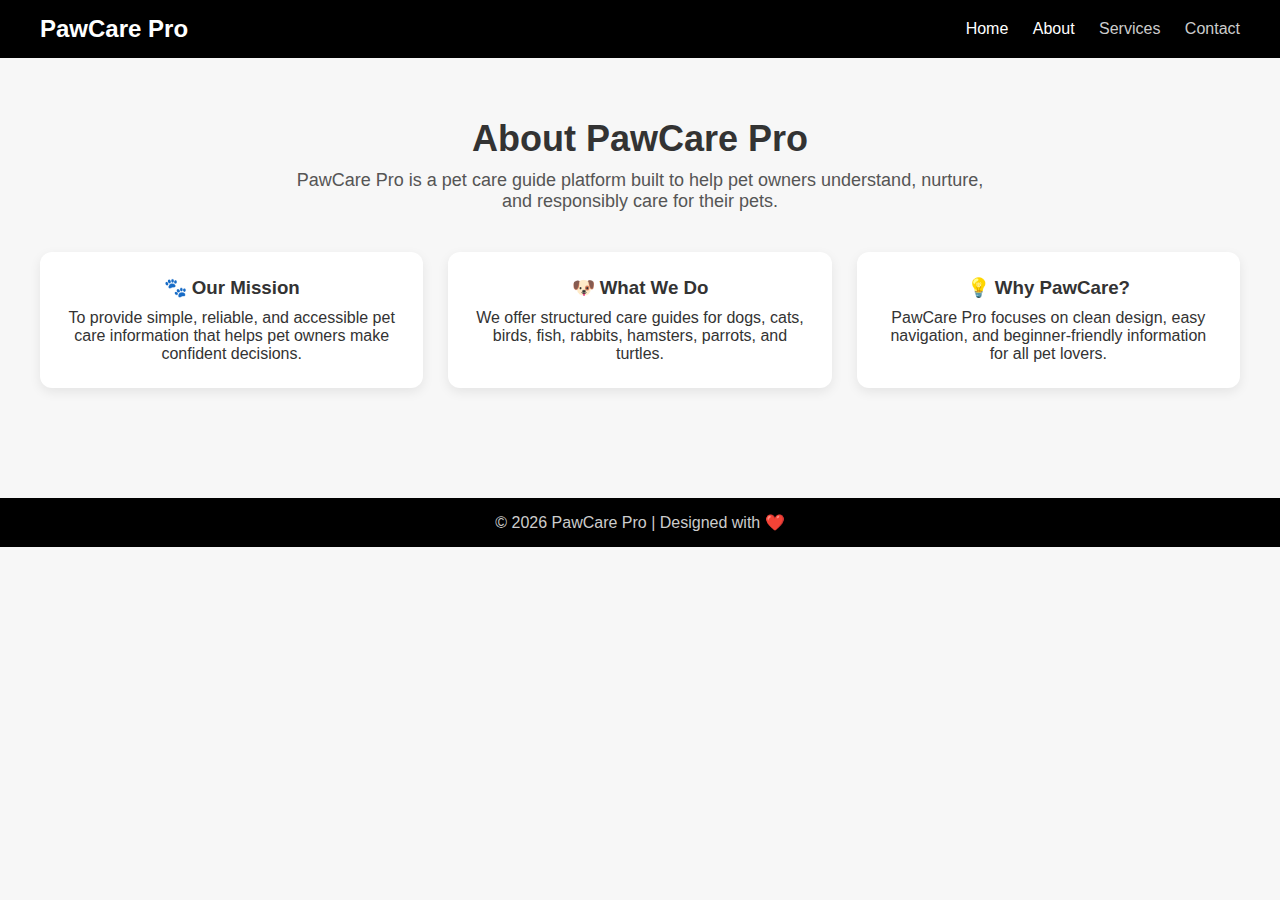
<file: about.html>
<!DOCTYPE html>
<html lang="en">
<head>
  <meta charset="UTF-8" />
  <meta name="viewport" content="width=device-width, initial-scale=1.0" />
  <title>About Us | PawCare Pro</title>
  <link rel="stylesheet" href="about.css" />
</head>
<body>

  <!-- Navbar -->
  <header class="navbar">
    <h2 class="logo">PawCare Pro</h2>
    <nav>
      <a href="pet.html" class="active">Home</a>
      <a href="about.html" class="active">About</a>
      <a href="services.html">Services</a>
      <a href="contact.html">Contact</a>
    </nav>
  </header>

  <!-- About Section -->
  <section class="about">
    <h1>About PawCare Pro</h1>
    <p class="intro">
      PawCare Pro is a pet care guide platform built to help pet owners
      understand, nurture, and responsibly care for their pets.
    </p>

    <div class="about-cards">
      <div class="card">
        <h3>🐾 Our Mission</h3>
        <p>
          To provide simple, reliable, and accessible pet care information
          that helps pet owners make confident decisions.
        </p>
      </div>

      <div class="card">
        <h3>🐶 What We Do</h3>
        <p>
          We offer structured care guides for dogs, cats, birds, fish,
          rabbits, hamsters, parrots, and turtles.
        </p>
      </div>

      <div class="card">
        <h3>💡 Why PawCare?</h3>
        <p>
          PawCare Pro focuses on clean design, easy navigation, and
          beginner-friendly information for all pet lovers.
        </p>
      </div>
    </div>
  </section>

  <!-- Footer -->
  <footer class="footer">
    <p>© 2026 PawCare Pro | Designed with ❤️</p>
  </footer>

</body>
</html>
</file>
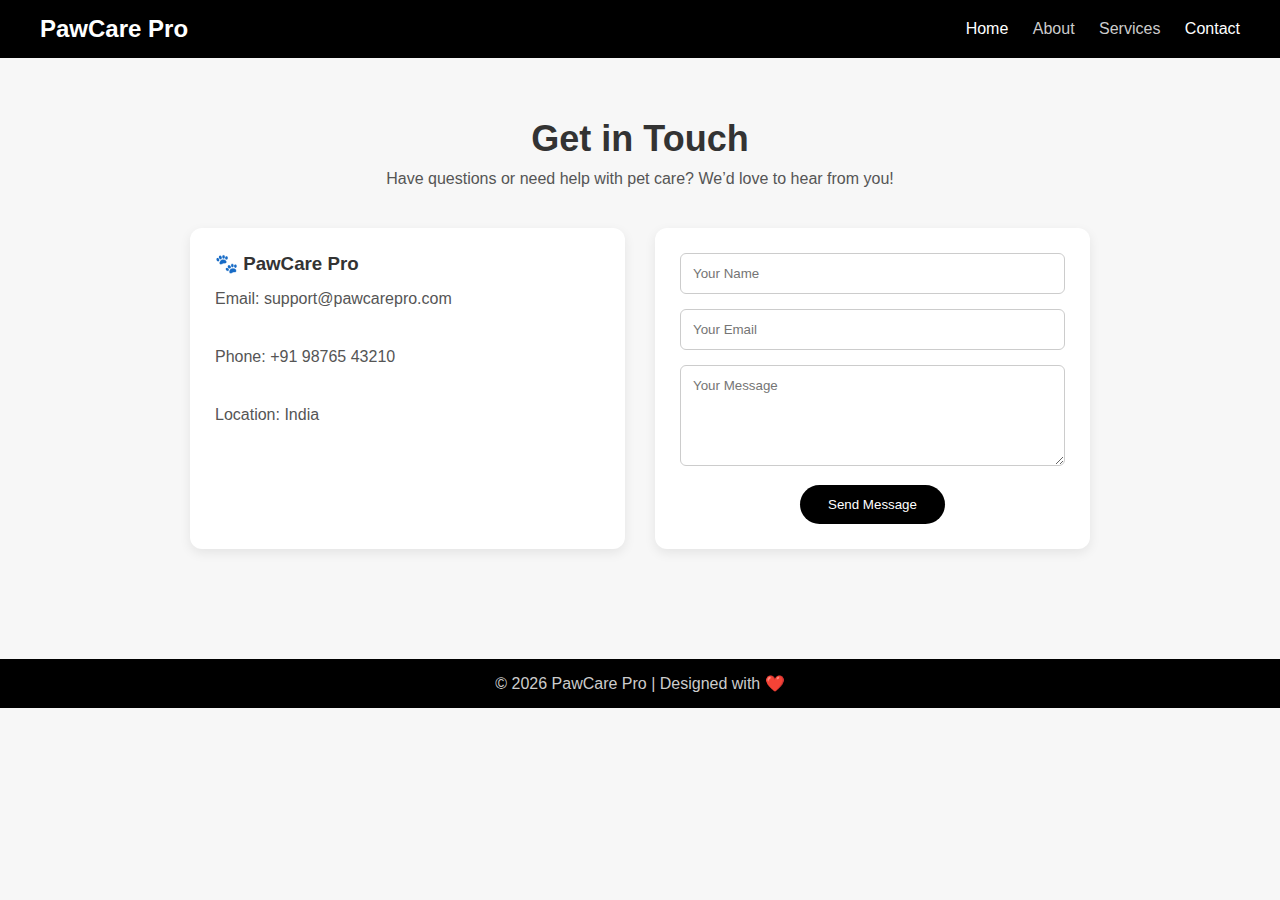
<file: contact.html>
<!DOCTYPE html>
<html lang="en">
<head>
  <meta charset="UTF-8" />
  <meta name="viewport" content="width=device-width, initial-scale=1.0" />
  <title>Contact Us | PawCare Pro</title>
  <link rel="stylesheet" href="contact.css" />
</head>
<body>

  <!-- Navbar -->
  <header class="navbar">
    <h2 class="logo">PawCare Pro</h2>
    <nav>
      <a href="index.html" class="active">Home</a>
      <a href="about.html">About</a>
      <a href="services.html">Services</a>
      <a href="contact.html" class="active">Contact</a>
    </nav>
  </header>

  <!-- Contact Section -->
  <section class="contact">
    <h1>Get in Touch</h1>
    <p>
      Have questions or need help with pet care?  
      We’d love to hear from you!
    </p>

    <div class="contact-container">
      <!-- Contact Info -->
      <div class="contact-info">
        <h3>🐾 PawCare Pro</h3>
        <p>Email: support@pawcarepro.com</p>
        <p>Phone: +91 98765 43210</p>
        <p>Location: India</p>
      </div>

      <!-- Contact Form -->
      <form class="contact-form">
        <input type="text" placeholder="Your Name" required />
        <input type="email" placeholder="Your Email" required />
        <textarea rows="5" placeholder="Your Message" required></textarea>
        <button type="submit">Send Message</button>
      </form>
    </div>
  </section>

  <!-- Footer -->
  <footer class="footer">
    <p>© 2026 PawCare Pro | Designed with ❤️</p>
  </footer>

</body>
</html>
</file>
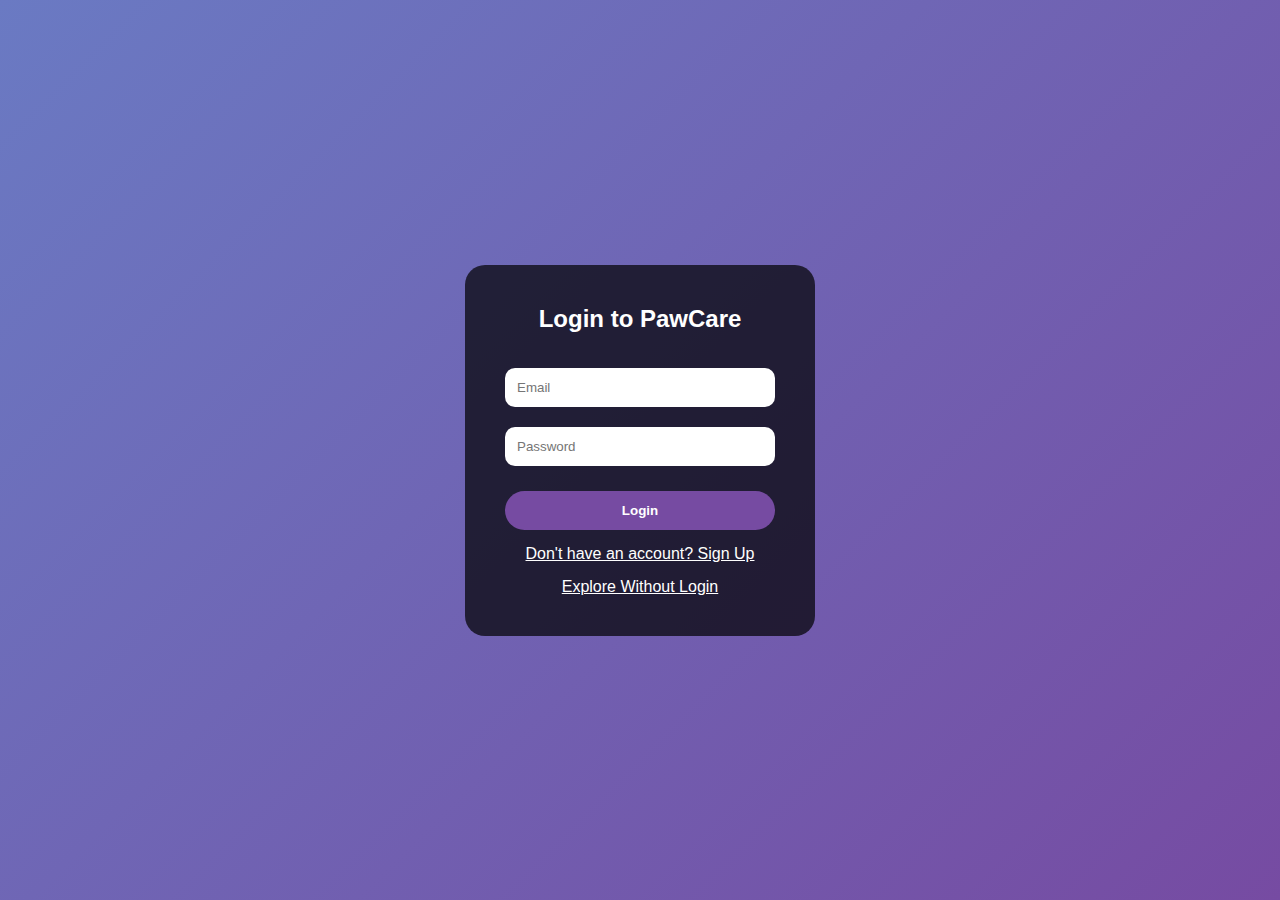
<file: login.html>
<!DOCTYPE html>
<html lang="en">
<head>
  <meta charset="UTF-8">
  <meta name="viewport" content="width=device-width, initial-scale=1.0">
  <title>Login | PawCare Pro</title>
  <link rel="stylesheet" href="dog.css">
  <style>
    body {
      display: flex;
      justify-content: center;
      align-items: center;
      min-height: 100vh;
      background: linear-gradient(135deg, #6a7ac3, #764ba2);
    }
    .login-container {
      background: rgba(0,0,0,0.7);
      padding: 40px;
      border-radius: 20px;
      width: 350px;
      color: #fff;
      text-align: center;
    }
    .login-container h2 {
      margin-bottom: 25px;
    }
    .login-container input {
      width: 100%;
      padding: 12px;
      margin: 10px 0;
      border-radius: 10px;
      border: none;
    }
    .login-container button {
      padding: 12px 20px;
      margin-top: 15px;
      border: none;
      border-radius: 20px;
      background: #764ba2;
      color: #fff;
      cursor: pointer;
      font-weight: bold;
      width: 100%;
    }
    .login-container a {
      color: #fff;
      text-decoration: underline;
      display: block;
      margin-top: 15px;
    }
  </style>
</head>
<body>

<div class="login-container">
  <h2>Login to PawCare</h2>
  <form id="loginForm">
    <input type="email" id="loginEmail" placeholder="Email" required>
    <input type="password" id="loginPassword" placeholder="Password" required>
    <button type="submit">Login</button>
  </form>
  <a href="signup.html">Don't have an account? Sign Up</a>
  <a href="index.html">Explore Without Login</a>
</div>

<script>
  document.getElementById('loginForm').addEventListener('submit', function(e){
    e.preventDefault();
    const email = document.getElementById('loginEmail').value;
    const password = document.getElementById('loginPassword').value;

    if(localStorage.getItem(email) === password){
      localStorage.setItem("isLoggedIn", "true");

      alert("Login Successful!");
      window.location.href = "index.html";
    } else {
      alert("Invalid credentials! Try signing up.");
    }
  });
</script>

</body>
</html>
</file>
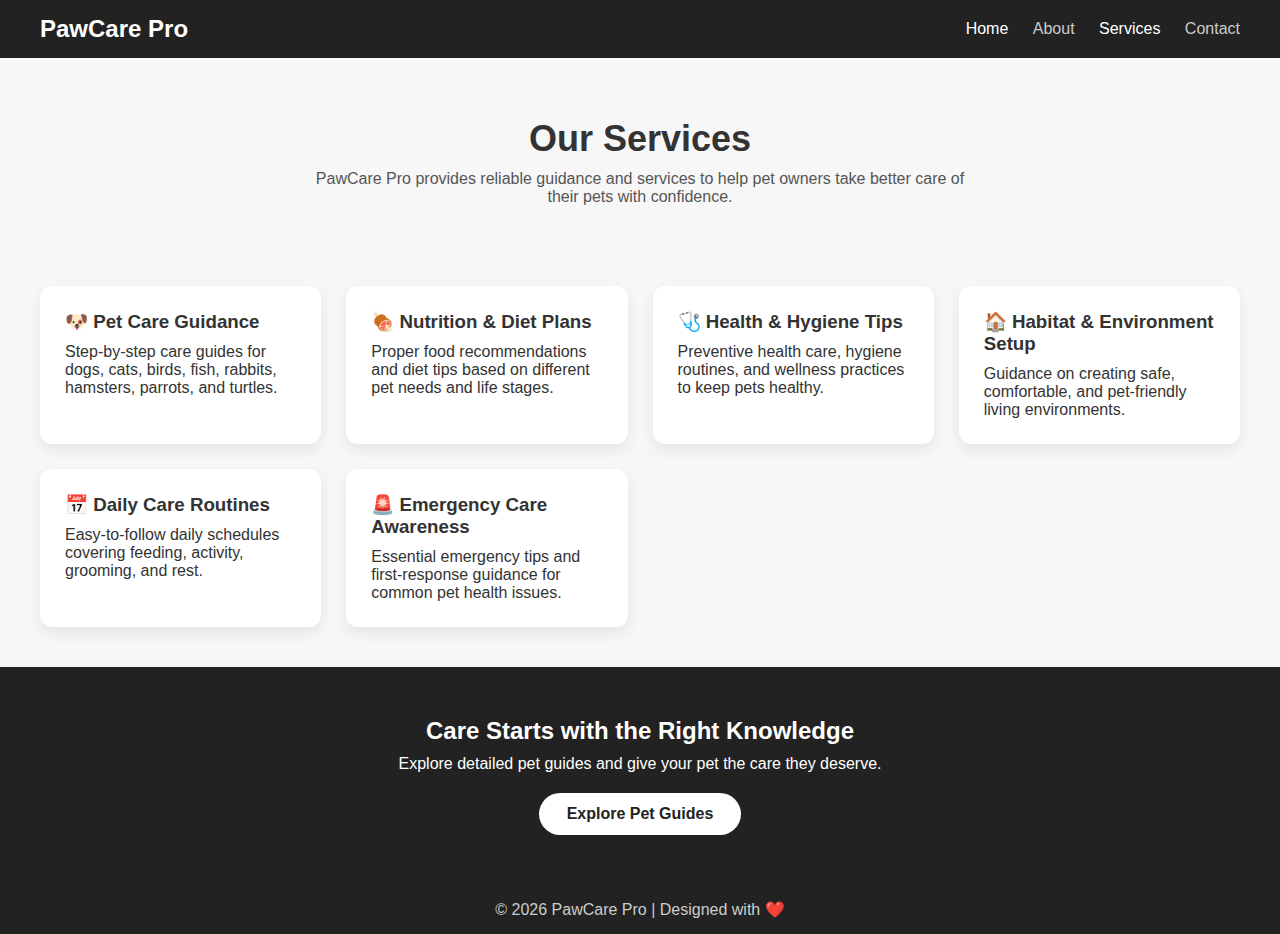
<file: services.html>
<!DOCTYPE html>
<html lang="en">
<head>
  <meta charset="UTF-8" />
  <meta name="viewport" content="width=device-width, initial-scale=1.0" />
  <title>Services | PawCare Pro</title>
  <link rel="stylesheet" href="services.css" />
</head>
<body>

  <!-- Navbar -->
  <header class="navbar">
    <h2 class="logo">PawCare Pro</h2>
    <nav>
      <a href="index.html" class="active">Home</a>
      <a href="about.html">About</a>
      <a href="services.html" class="active">Services</a>
      <a href="contact.html">Contact</a>
    </nav>
  </header>

  <!-- Services Intro -->
  <section class="services-intro">
    <h1>Our Services</h1>
    <p>
      PawCare Pro provides reliable guidance and services to help pet owners
      take better care of their pets with confidence.
    </p>
  </section>

  <!-- Services Grid -->
  <section class="services">
    <div class="service-card">
      <h3>🐶 Pet Care Guidance</h3>
      <p>
        Step-by-step care guides for dogs, cats, birds, fish, rabbits,
        hamsters, parrots, and turtles.
      </p>
    </div>

    <div class="service-card">
      <h3>🍖 Nutrition & Diet Plans</h3>
      <p>
        Proper food recommendations and diet tips based on different
        pet needs and life stages.
      </p>
    </div>

    <div class="service-card">
      <h3>🩺 Health & Hygiene Tips</h3>
      <p>
        Preventive health care, hygiene routines, and wellness practices
        to keep pets healthy.
      </p>
    </div>

    <div class="service-card">
      <h3>🏠 Habitat & Environment Setup</h3>
      <p>
        Guidance on creating safe, comfortable, and pet-friendly living
        environments.
      </p>
    </div>

    <div class="service-card">
      <h3>📅 Daily Care Routines</h3>
      <p>
        Easy-to-follow daily schedules covering feeding, activity,
        grooming, and rest.
      </p>
    </div>

    <div class="service-card">
      <h3>🚨 Emergency Care Awareness</h3>
      <p>
        Essential emergency tips and first-response guidance for common
        pet health issues.
      </p>
    </div>
  </section>

  <!-- Call To Action -->
  <section class="cta">
    <h2>Care Starts with the Right Knowledge</h2>
    <p>Explore detailed pet guides and give your pet the care they deserve.</p>
    <a href="index.html" class="btn">Explore Pet Guides</a>
  </section>

  <!-- Footer -->
  <footer class="footer">
    <p>© 2026 PawCare Pro | Designed with ❤️</p>
  </footer>

</body>
</html>
</file>
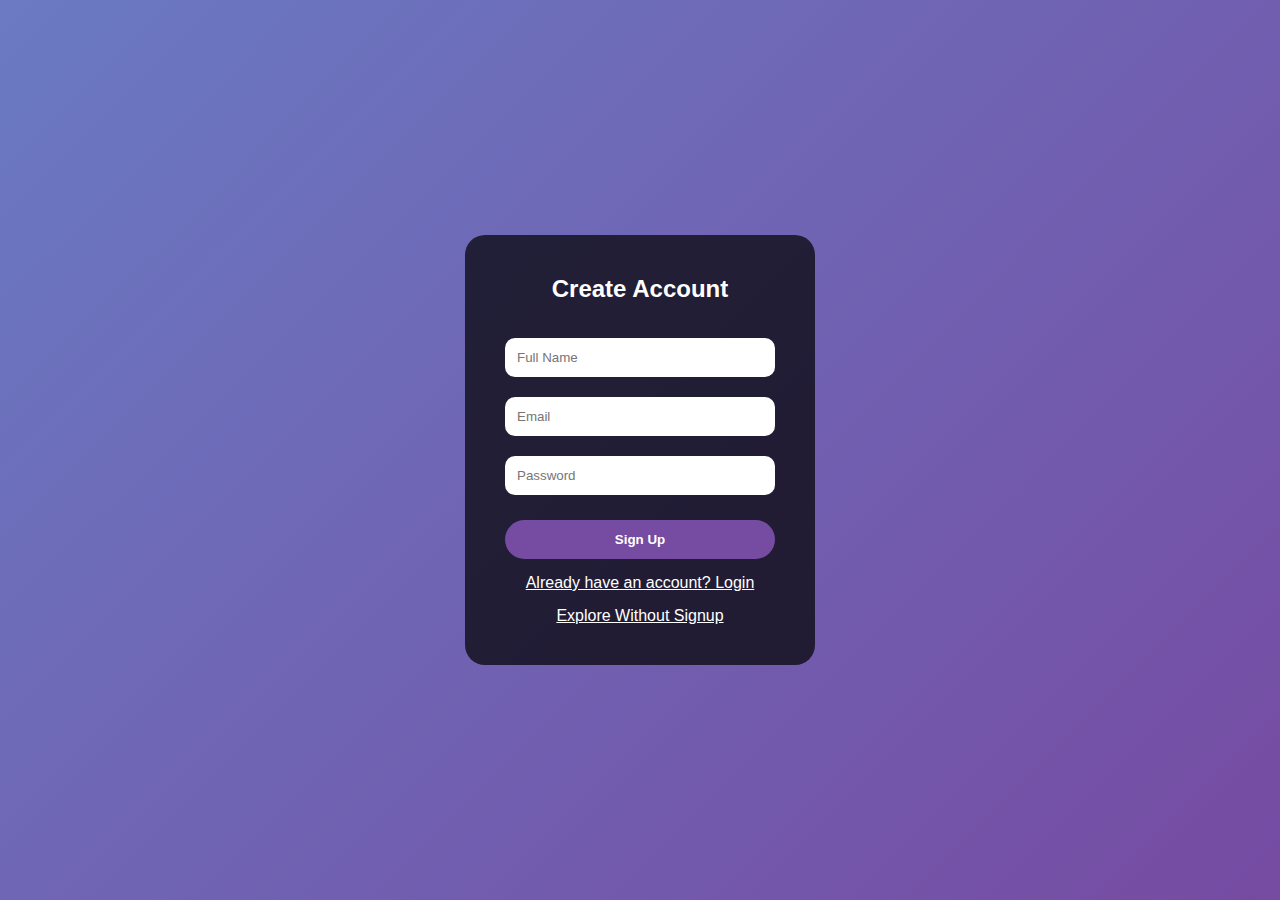
<file: signup.html>
<!DOCTYPE html>
<html lang="en">
<head>
  <meta charset="UTF-8">
  <meta name="viewport" content="width=device-width, initial-scale=1.0">
  <title>Sign Up | PawCare Pro</title>
  <link rel="stylesheet" href="dog.css">
  <style>
    body {
      display: flex;
      justify-content: center;
      align-items: center;
      min-height: 100vh;
      background: linear-gradient(135deg, #6a7ac3, #764ba2);
    }
    .signup-container {
      background: rgba(0,0,0,0.7);
      padding: 40px;
      border-radius: 20px;
      width: 350px;
      color: #fff;
      text-align: center;
    }
    .signup-container h2 {
      margin-bottom: 25px;
    }
    .signup-container input {
      width: 100%;
      padding: 12px;
      margin: 10px 0;
      border-radius: 10px;
      border: none;
    }
    .signup-container button {
      padding: 12px 20px;
      margin-top: 15px;
      border: none;
      border-radius: 20px;
      background: #764ba2;
      color: #fff;
      cursor: pointer;
      font-weight: bold;
      width: 100%;
    }
    .signup-container a {
      color: #fff;
      text-decoration: underline;
      display: block;
      margin-top: 15px;
    }
  </style>
</head>
<body>

<div class="signup-container">
  <h2>Create Account</h2>
  <form id="signupForm">
    <input type="text" id="signupName" placeholder="Full Name" required>
    <input type="email" id="signupEmail" placeholder="Email" required>
    <input type="password" id="signupPassword" placeholder="Password" required>
    <button type="submit">Sign Up</button>
  </form>
  <a href="login.html">Already have an account? Login</a>
  <a href="index.html">Explore Without Signup</a>
</div>

<script>
  document.getElementById('signupForm').addEventListener('submit', function(e){
    e.preventDefault();
    const name = document.getElementById('signupName').value;
    const email = document.getElementById('signupEmail').value;
    const password = document.getElementById('signupPassword').value;

    if(localStorage.getItem(email)){
      alert("Email already exists! Try logging in.");
    } else {
      localStorage.setItem(email, password);
      localStorage.setItem("isLoggedIn", "true");
      alert("Sign Up Successful! You can now login.");
      window.location.href = "index.html";
    }
  });
</script>

</body>
</html>
</file>
<file: about.css>
* {
  margin: 0;
  padding: 0;
  box-sizing: border-box;
  font-family: Arial, sans-serif;
}

body {
  background: #f7f7f7;
  color: #333;
}

/* Navbar */
.navbar {
  background: #000;
  padding: 15px 40px;
  display: flex;
  justify-content: space-between;
  align-items: center;
}

.logo {
  color: #fff;
}

.navbar a {
  color: #ccc;
  margin-left: 20px;
  text-decoration: none;
}

.navbar a.active,
.navbar a:hover {
  color: #fff;
}

/* About Section */
.about {
  padding: 60px 40px;
  text-align: center;
}

.about h1 {
  font-size: 36px;
  margin-bottom: 10px;
}

.about .intro {
  max-width: 700px;
  margin: auto;
  margin-bottom: 40px;
  color: #555;
  font-size: 18px;
}

/* Cards */
.about-cards {
  display: grid;
  grid-template-columns: repeat(auto-fit, minmax(250px, 1fr));
  gap: 25px;
}

.card {
  background: #fff;
  padding: 25px;
  border-radius: 12px;
  box-shadow: 0 4px 12px rgba(0,0,0,0.08);
  transition: transform 0.3s;
}

.card:hover {
  transform: translateY(-5px);
}

.card h3 {
  margin-bottom: 10px;
}

/* Footer */
.footer {
  background: #000;
  color: #ccc;
  text-align: center;
  padding: 15px;
  margin-top: 50px;
}
</file>
<file: contact.css>
* {
  margin: 0;
  padding: 0;
  box-sizing: border-box;
  font-family: Arial, sans-serif;
}

body {
  background: #f7f7f7;
  color: #333;
}

/* Navbar */
.navbar {
  background: #000;
  padding: 15px 40px;
  display: flex;
  justify-content: space-between;
  align-items: center;
}

.logo {
  color: #fff;
}

.navbar a {
  color: #ccc;
  margin-left: 20px;
  text-decoration: none;
}

.navbar a.active,
.navbar a:hover {
  color: #fff;
}

/* Contact Section */
.contact {
  padding: 60px 40px;
  text-align: center;
}

.contact h1 {
  font-size: 36px;
  margin-bottom: 10px;
}

.contact p {
  color: #555;
  margin-bottom: 40px;
}

/* Contact Container */
.contact-container {
  display: grid;
  grid-template-columns: repeat(auto-fit, minmax(280px, 1fr));
  gap: 30px;
  max-width: 900px;
  margin: auto;
}

/* Contact Info */
.contact-info {
  background: #fff;
  padding: 25px;
  border-radius: 12px;
  box-shadow: 0 4px 12px rgba(0,0,0,0.08);
  text-align: left;
}

.contact-info h3 {
  margin-bottom: 15px;
}

/* Contact Form */
.contact-form {
  background: #fff;
  padding: 25px;
  border-radius: 12px;
  box-shadow: 0 4px 12px rgba(0,0,0,0.08);
}

.contact-form input,
.contact-form textarea {
  width: 100%;
  padding: 12px;
  margin-bottom: 15px;
  border-radius: 6px;
  border: 1px solid #ccc;
}

.contact-form button {
  padding: 12px 28px;
  background: #000;
  color: #fff;
  border: none;
  border-radius: 25px;
  cursor: pointer;
  transition: 0.3s;
}

.contact-form button:hover {
  background: #333;
}

/* Footer */
.footer {
  background: #000;
  color: #ccc;
  text-align: center;
  padding: 15px;
  margin-top: 50px;
}
</file>
<file: dog.css>
* {
  margin: 0;
  padding: 0;
  box-sizing: border-box;
  font-family: 'Segoe UI', sans-serif;
}

body {
  background: #f4f7fb;
  color: #333;
}

/* NAVBAR */
.navbar {
  display: flex;
  justify-content: space-between;
  align-items: center;
  padding: 18px 50px;
  background: linear-gradient(90deg, #ff9966, #ff5e62);
}

.navbar .logo {
  font-size: 24px;
  font-weight: bold;
  color: white;
}

.navbar nav a {
  margin-left: 25px;
  text-decoration: none;
  color: white;
  font-weight: 500;
}

.navbar nav a:hover {
  text-decoration: underline;
}

/* HERO */
.hero h1 {
  font-size: 38px;
  margin-bottom: 10px;
}

.hero p {
  font-size: 18px;
  opacity: 0.9;
}

/* FIXED IMAGE SIZE */
.hero-img {
  max-width: 420px;
  width: 100%;
  height: auto;
}

/* SECTION */
.section {
  padding: 60px 80px;
}

.section h2 {
  text-align: center;
  font-size: 32px;
  margin-bottom: 50px;
}

/* SERVICE LAYOUT */
.pet-service {
  display: flex;
  align-items: center;
  justify-content: space-between;
  margin-bottom: 70px;
  gap: 40px;
}

.service-img {
  width: 380px;
  height: 260px;
  object-fit: cover;
  border-radius: 20px;
  box-shadow: 0 15px 30px rgba(0,0,0,0.15);
}

.service-text {
  width: 55%;
}

.service-text h3 {
  font-size: 26px;
  margin-bottom: 15px;
}

.service-text p {
  margin-bottom: 8px;
  line-height: 1.6;
}

/* EXTRA TIPS */
.extra-tips {
  background: #111;
  color: white;
  padding: 60px;
}

.extra-tips h2 {
  text-align: center;
  margin-bottom: 40px;
}

.tip-grid {
  display: grid;
  grid-template-columns: repeat(auto-fit, minmax(220px, 1fr));
  gap: 20px;
}

.tip-card {
  background: rgba(255,255,255,0.12);
  padding: 25px;
  border-radius: 15px;
  text-align: center;
}

/* FOOTER */
footer {
  background: #000;
  color: #aaa;
  text-align: center;
  padding: 20px;
}
</file>
<file: services.css>
* {
  margin: 0;
  padding: 0;
  box-sizing: border-box;
  font-family: Arial, sans-serif;
}

body {
  background: #f7f7f7;
  color: #333;
}

/* Navbar */
.navbar {
  background: #222;
  padding: 15px 40px;
  display: flex;
  justify-content: space-between;
  align-items: center;
}

.logo {
  color: #fff;
}

.navbar a {
  color: #ccc;
  margin-left: 20px;
  text-decoration: none;
}

.navbar a.active,
.navbar a:hover {
  color: #fff;
}

/* Intro */
.services-intro {
  text-align: center;
  padding: 60px 20px 40px;
}

.services-intro h1 {
  font-size: 36px;
  margin-bottom: 10px;
}

.services-intro p {
  max-width: 650px;
  margin: auto;
  color: #555;
}

/* Services Grid */
.services {
  padding: 40px;
  display: grid;
  grid-template-columns: repeat(auto-fit, minmax(250px, 1fr));
  gap: 25px;
}

.service-card {
  background: #fff;
  padding: 25px;
  border-radius: 12px;
  box-shadow: 0 6px 15px rgba(0,0,0,0.08);
  transition: transform 0.3s, box-shadow 0.3s;
}

.service-card:hover {
  transform: translateY(-5px);
  box-shadow: 0 10px 20px rgba(0,0,0,0.12);
}

.service-card h3 {
  margin-bottom: 10px;
}

/* CTA */
.cta {
  background: #222;
  color: #fff;
  text-align: center;
  padding: 50px 20px;
}

.cta p {
  margin: 10px 0 20px;
}

.btn {
  display: inline-block;
  padding: 12px 28px;
  background: #fff;
  color: #222;
  text-decoration: none;
  border-radius: 25px;
  font-weight: bold;
}

/* Footer */
.footer {
  background: #222;
  color: #ccc;
  text-align: center;
  padding: 15px;
}
</file>
